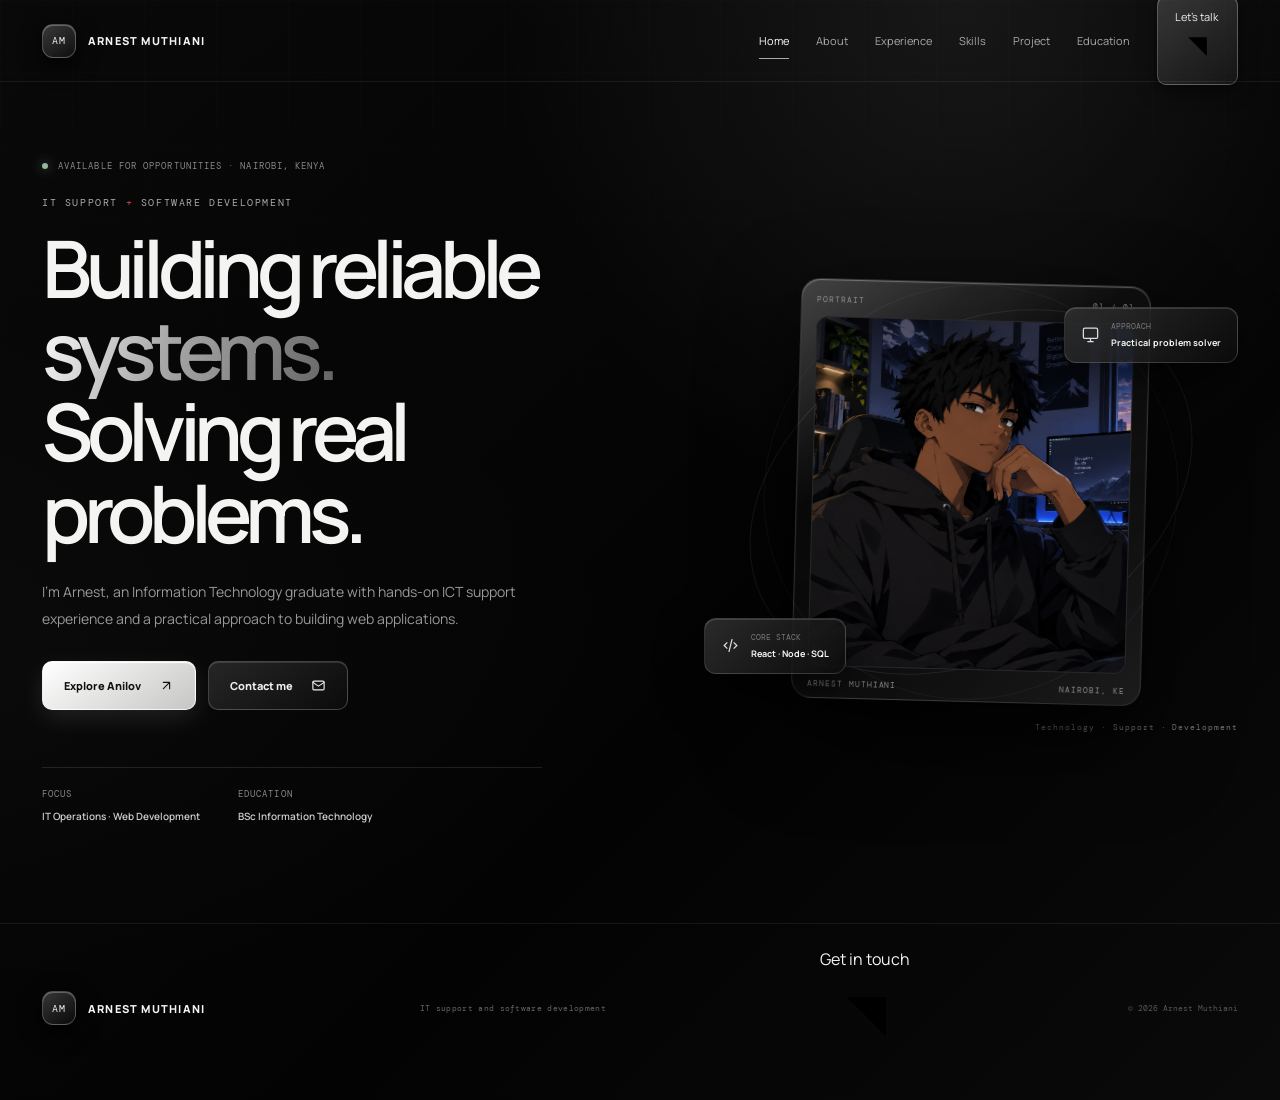
<file: index.html>
<!DOCTYPE html><html lang="en"><head><meta charset="UTF-8"><meta name="viewport" content="width=device-width, initial-scale=1"><meta name="theme-color" content="#050505"><meta name="description" content="IT Support & Software Development | Arnest Muthiani"><title>IT Support & Software Development | Arnest Muthiani</title><link rel="preconnect" href="https://fonts.googleapis.com"><link rel="preconnect" href="https://fonts.gstatic.com" crossorigin><link href="https://fonts.googleapis.com/css2?family=DM+Mono:wght@400;500&family=Manrope:wght@400;500;600;700;800&display=swap" rel="stylesheet"><link rel="stylesheet" href="styles.css"></head><body><header class="site-header"><a class="brand" href="index.html"><span class="brand-mark">AM</span><span>ARNEST MUTHIANI</span></a><button class="menu-toggle" aria-label="Toggle navigation" aria-expanded="false"><span></span><span></span></button><nav class="nav-links"><a href="index.html" class="active">Home</a><a href="about.html" class="">About</a><a href="experience.html" class="">Experience</a><a href="skills.html" class="">Skills</a><a href="project.html" class="">Project</a><a href="education.html" class="">Education</a><a class="nav-contact " href="contact.html">Let's talk <svg viewBox='0 0 24 24' aria-hidden='true'><path d='M7 17 17 7M7 7h10v10'/></svg></a></nav></header><main><section class="page"><div class="hero-layout"><div><p class="page-kicker"><span class="status-dot"></span> AVAILABLE FOR OPPORTUNITIES · NAIROBI, KENYA</p><p class="hero-kicker">IT SUPPORT <span>+</span> SOFTWARE DEVELOPMENT</p><h1 class="hero-title">Building reliable<br><span class="silver-text">systems.</span><br>Solving real problems.</h1><p class="hero-intro">I'm Arnest, an Information Technology graduate with hands-on ICT support experience and a practical approach to building web applications.</p><div class="hero-actions"><a class="button button-primary" href="project.html">Explore Anilov <svg viewBox='0 0 24 24' aria-hidden='true'><path d='M7 17 17 7M7 7h10v10'/></svg></a><a class="button button-secondary" href="contact.html">Contact me <svg viewBox='0 0 24 24' aria-hidden='true'><rect x='3' y='5' width='18' height='14' rx='2'/><path d='m3 7 9 6 9-6'/></svg></a></div><div class="hero-meta"><div><span class="meta-label">FOCUS</span><strong>IT Operations · Web Development</strong></div><div><span class="meta-label">EDUCATION</span><strong>BSc Information Technology</strong></div></div></div><div class="hero-visual"><div class="orbit"></div><div class="orbit second"></div><div class="portrait-card glass-card"><div class="portrait-top"><span>PORTRAIT</span><span>01 / 01</span></div><div class="portrait-placeholder has-image"><img src="images/portrait.png" alt="Arnest Muthiani" loading="lazy"></div><div class="portrait-bottom"><span>ARNEST MUTHIANI</span><span>NAIROBI, KE</span></div></div><div class="float-chip chip-top"><svg viewBox='0 0 24 24' aria-hidden='true'><rect x='3' y='4' width='18' height='13' rx='2'/><path d='M8 21h8M12 17v4'/></svg><span><small>APPROACH</small><b>Practical problem solver</b></span></div><div class="float-chip chip-bottom"><svg viewBox='0 0 24 24' aria-hidden='true'><path d='m8 8-4 4 4 4M16 8l4 4-4 4M14 4l-4 16'/></svg><span><small>CORE STACK</small><b>React · Node · SQL</b></span></div><div class="hero-note">Technology · Support · Development</div></div></div></section></main><footer class="site-footer"><a class="brand" href="index.html"><span class="brand-mark">AM</span><span>ARNEST MUTHIANI</span></a><span class="footer-note">IT support and software development</span><a href="contact.html">Get in touch <svg viewBox='0 0 24 24' aria-hidden='true'><path d='M7 17 17 7M7 7h10v10'/></svg></a><small>© <span class="year"></span> Arnest Muthiani</small></footer><script src="script.js"></script></body></html>
</file>
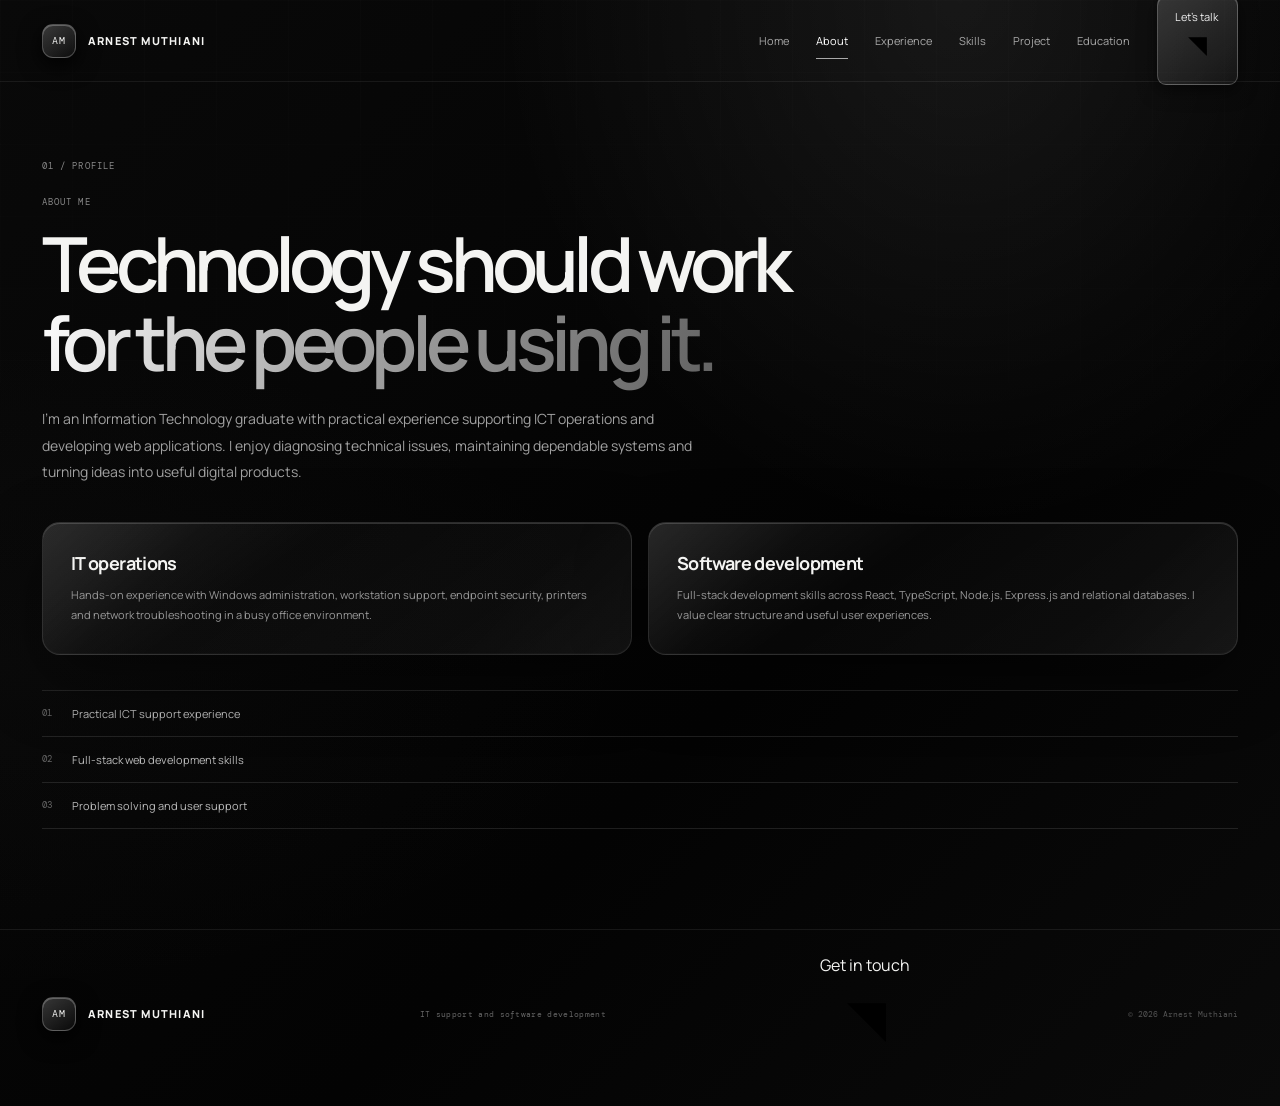
<file: about.html>
<!DOCTYPE html><html lang="en"><head><meta charset="UTF-8"><meta name="viewport" content="width=device-width, initial-scale=1"><meta name="theme-color" content="#050505"><meta name="description" content="About | Arnest Muthiani"><title>About | Arnest Muthiani</title><link rel="preconnect" href="https://fonts.googleapis.com"><link rel="preconnect" href="https://fonts.gstatic.com" crossorigin><link href="https://fonts.googleapis.com/css2?family=DM+Mono:wght@400;500&family=Manrope:wght@400;500;600;700;800&display=swap" rel="stylesheet"><link rel="stylesheet" href="styles.css"></head><body><header class="site-header"><a class="brand" href="index.html"><span class="brand-mark">AM</span><span>ARNEST MUTHIANI</span></a><button class="menu-toggle" aria-label="Toggle navigation" aria-expanded="false"><span></span><span></span></button><nav class="nav-links"><a href="index.html" class="">Home</a><a href="about.html" class="active">About</a><a href="experience.html" class="">Experience</a><a href="skills.html" class="">Skills</a><a href="project.html" class="">Project</a><a href="education.html" class="">Education</a><a class="nav-contact " href="contact.html">Let's talk <svg viewBox='0 0 24 24' aria-hidden='true'><path d='M7 17 17 7M7 7h10v10'/></svg></a></nav></header><main><section class="page"><p class="page-kicker">01 / PROFILE</p><div class="section-heading"><p class="section-overline">ABOUT ME</p><h1 class="page-title">Technology should work<br><span class="silver-text">for the people using it.</span></h1><p class="lead">I'm an Information Technology graduate with practical experience supporting ICT operations and developing web applications. I enjoy diagnosing technical issues, maintaining dependable systems and turning ideas into useful digital products.</p></div><div class="grid-two"><article class="glass-card card"><h3>IT operations</h3><p>Hands-on experience with Windows administration, workstation support, endpoint security, printers and network troubleshooting in a busy office environment.</p></article><article class="glass-card card"><h3>Software development</h3><p>Full-stack development skills across React, TypeScript, Node.js, Express.js and relational databases. I value clear structure and useful user experiences.</p></article></div><div class="facts"><div class="fact"><span>01</span>Practical ICT support experience</div><div class="fact"><span>02</span>Full-stack web development skills</div><div class="fact"><span>03</span>Problem solving and user support</div></div></section></main><footer class="site-footer"><a class="brand" href="index.html"><span class="brand-mark">AM</span><span>ARNEST MUTHIANI</span></a><span class="footer-note">IT support and software development</span><a href="contact.html">Get in touch <svg viewBox='0 0 24 24' aria-hidden='true'><path d='M7 17 17 7M7 7h10v10'/></svg></a><small>© <span class="year"></span> Arnest Muthiani</small></footer><script src="script.js"></script></body></html>
</file>
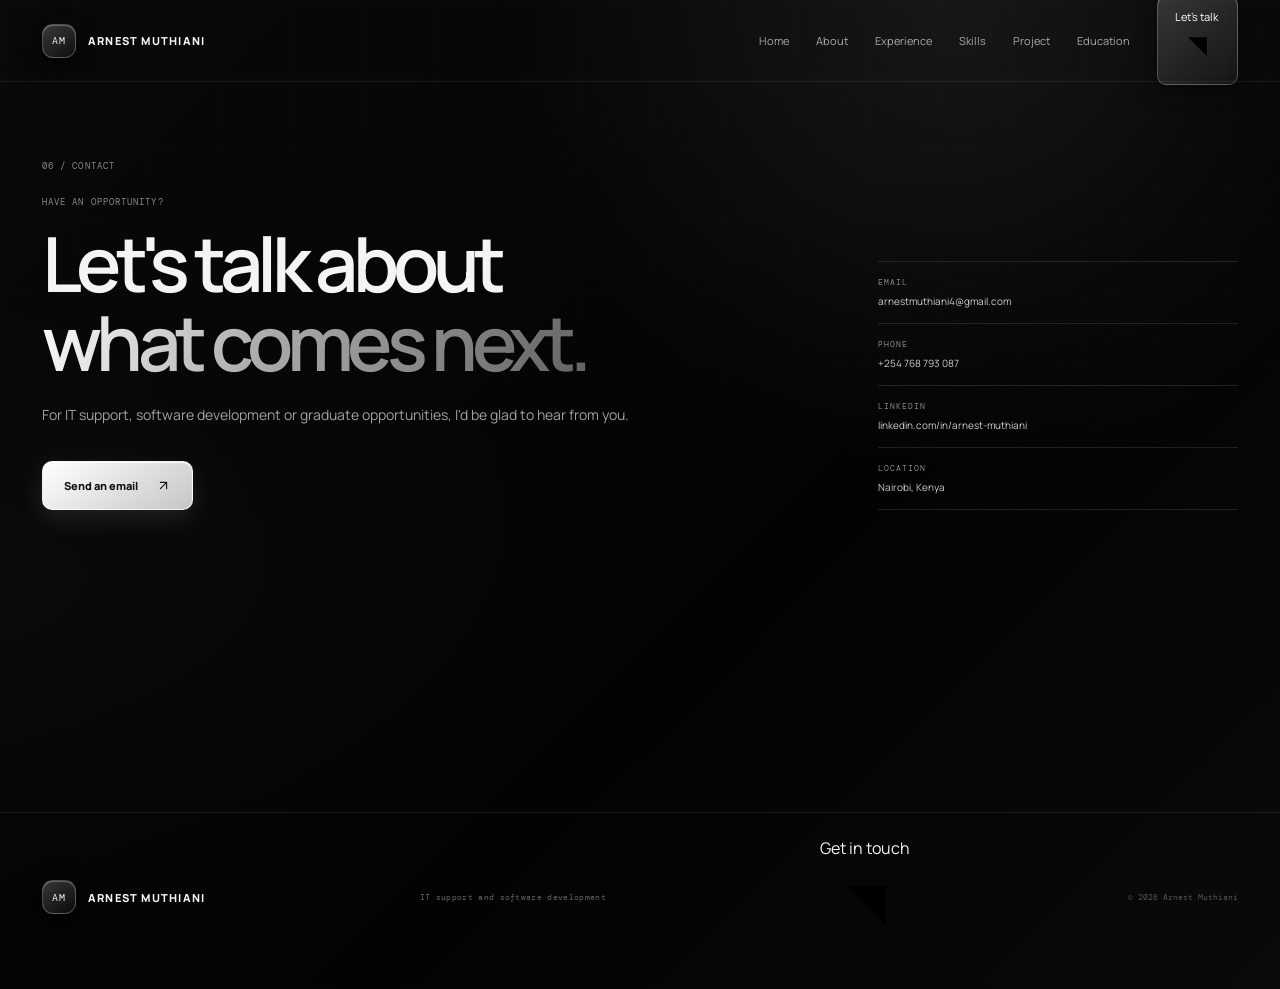
<file: contact.html>
<!DOCTYPE html><html lang="en"><head><meta charset="UTF-8"><meta name="viewport" content="width=device-width, initial-scale=1"><meta name="theme-color" content="#050505"><meta name="description" content="Contact | Arnest Muthiani"><title>Contact | Arnest Muthiani</title><link rel="preconnect" href="https://fonts.googleapis.com"><link rel="preconnect" href="https://fonts.gstatic.com" crossorigin><link href="https://fonts.googleapis.com/css2?family=DM+Mono:wght@400;500&family=Manrope:wght@400;500;600;700;800&display=swap" rel="stylesheet"><link rel="stylesheet" href="styles.css"></head><body><header class="site-header"><a class="brand" href="index.html"><span class="brand-mark">AM</span><span>ARNEST MUTHIANI</span></a><button class="menu-toggle" aria-label="Toggle navigation" aria-expanded="false"><span></span><span></span></button><nav class="nav-links"><a href="index.html" class="">Home</a><a href="about.html" class="">About</a><a href="experience.html" class="">Experience</a><a href="skills.html" class="">Skills</a><a href="project.html" class="">Project</a><a href="education.html" class="">Education</a><a class="nav-contact active" href="contact.html">Let's talk <svg viewBox='0 0 24 24' aria-hidden='true'><path d='M7 17 17 7M7 7h10v10'/></svg></a></nav></header><main><section class="page"><p class="page-kicker">06 / CONTACT</p><div class="contact-layout"><div><p class="section-overline">HAVE AN OPPORTUNITY?</p><h1>Let's talk about<br><span class="silver-text">what comes next.</span></h1><p class="lead">For IT support, software development or graduate opportunities, I'd be glad to hear from you.</p><a class="button button-primary" href="mailto:arnestmuthiani4@gmail.com">Send an email <svg viewBox='0 0 24 24' aria-hidden='true'><path d='M7 17 17 7M7 7h10v10'/></svg></a></div><div class="contact-details"><a href="mailto:arnestmuthiani4@gmail.com"><span>EMAIL</span>arnestmuthiani4@gmail.com</a><a href="tel:+254768793087"><span>PHONE</span>+254 768 793 087</a><a href="https://linkedin.com/in/arnest-muthiani" target="_blank" rel="noopener noreferrer"><span>LINKEDIN</span>linkedin.com/in/arnest-muthiani</a><div><span>LOCATION</span>Nairobi, Kenya</div></div></div></section></main><footer class="site-footer"><a class="brand" href="index.html"><span class="brand-mark">AM</span><span>ARNEST MUTHIANI</span></a><span class="footer-note">IT support and software development</span><a href="contact.html">Get in touch <svg viewBox='0 0 24 24' aria-hidden='true'><path d='M7 17 17 7M7 7h10v10'/></svg></a><small>© <span class="year"></span> Arnest Muthiani</small></footer><script src="script.js"></script></body></html>
</file>
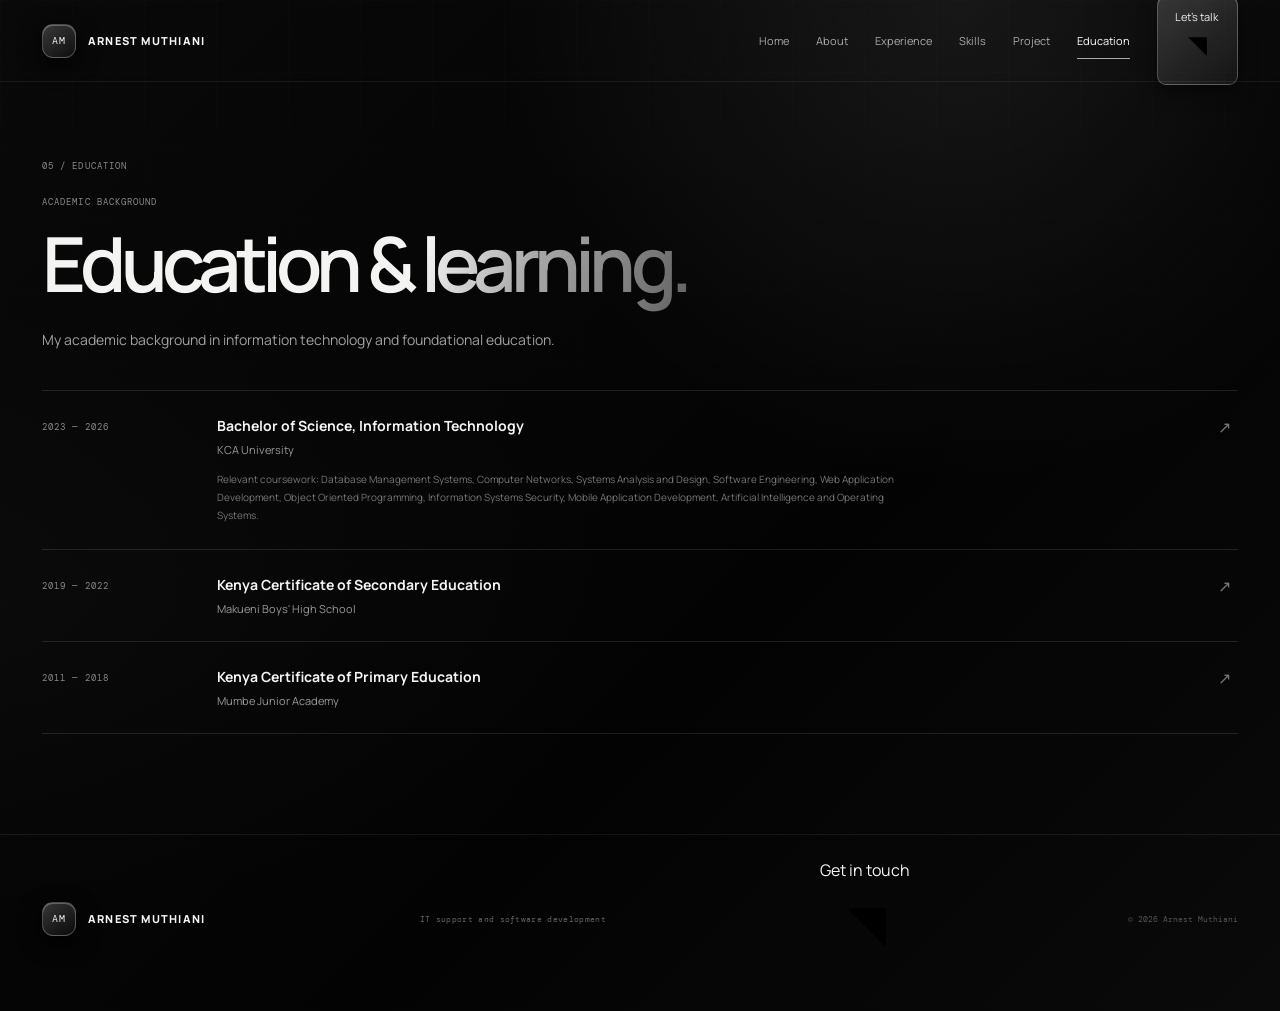
<file: education.html>
<!DOCTYPE html><html lang="en"><head><meta charset="UTF-8"><meta name="viewport" content="width=device-width, initial-scale=1"><meta name="theme-color" content="#050505"><meta name="description" content="Education | Arnest Muthiani"><title>Education | Arnest Muthiani</title><link rel="preconnect" href="https://fonts.googleapis.com"><link rel="preconnect" href="https://fonts.gstatic.com" crossorigin><link href="https://fonts.googleapis.com/css2?family=DM+Mono:wght@400;500&family=Manrope:wght@400;500;600;700;800&display=swap" rel="stylesheet"><link rel="stylesheet" href="styles.css"></head><body><header class="site-header"><a class="brand" href="index.html"><span class="brand-mark">AM</span><span>ARNEST MUTHIANI</span></a><button class="menu-toggle" aria-label="Toggle navigation" aria-expanded="false"><span></span><span></span></button><nav class="nav-links"><a href="index.html" class="">Home</a><a href="about.html" class="">About</a><a href="experience.html" class="">Experience</a><a href="skills.html" class="">Skills</a><a href="project.html" class="">Project</a><a href="education.html" class="active">Education</a><a class="nav-contact " href="contact.html">Let's talk <svg viewBox='0 0 24 24' aria-hidden='true'><path d='M7 17 17 7M7 7h10v10'/></svg></a></nav></header><main><section class="page"><p class="page-kicker">05 / EDUCATION</p><div class="section-heading"><p class="section-overline">ACADEMIC BACKGROUND</p><h1 class="page-title">Education & <span class="silver-text">learning.</span></h1><p class="lead">My academic background in information technology and foundational education.</p></div><div class="education-list"><article class="education-item"><div class="education-year">2023 — 2026</div><div><h3>Bachelor of Science, Information Technology</h3><p>KCA University</p><span class="education-detail">Relevant coursework: Database Management Systems, Computer Networks, Systems Analysis and Design, Software Engineering, Web Application Development, Object Oriented Programming, Information Systems Security, Mobile Application Development, Artificial Intelligence and Operating Systems.</span></div><span class="education-arrow">↗</span></article><article class="education-item"><div class="education-year">2019 — 2022</div><div><h3>Kenya Certificate of Secondary Education</h3><p>Makueni Boys' High School</p></div><span class="education-arrow">↗</span></article><article class="education-item"><div class="education-year">2011 — 2018</div><div><h3>Kenya Certificate of Primary Education</h3><p>Mumbe Junior Academy</p></div><span class="education-arrow">↗</span></article></div></section></main><footer class="site-footer"><a class="brand" href="index.html"><span class="brand-mark">AM</span><span>ARNEST MUTHIANI</span></a><span class="footer-note">IT support and software development</span><a href="contact.html">Get in touch <svg viewBox='0 0 24 24' aria-hidden='true'><path d='M7 17 17 7M7 7h10v10'/></svg></a><small>© <span class="year"></span> Arnest Muthiani</small></footer><script src="script.js"></script></body></html>
</file>
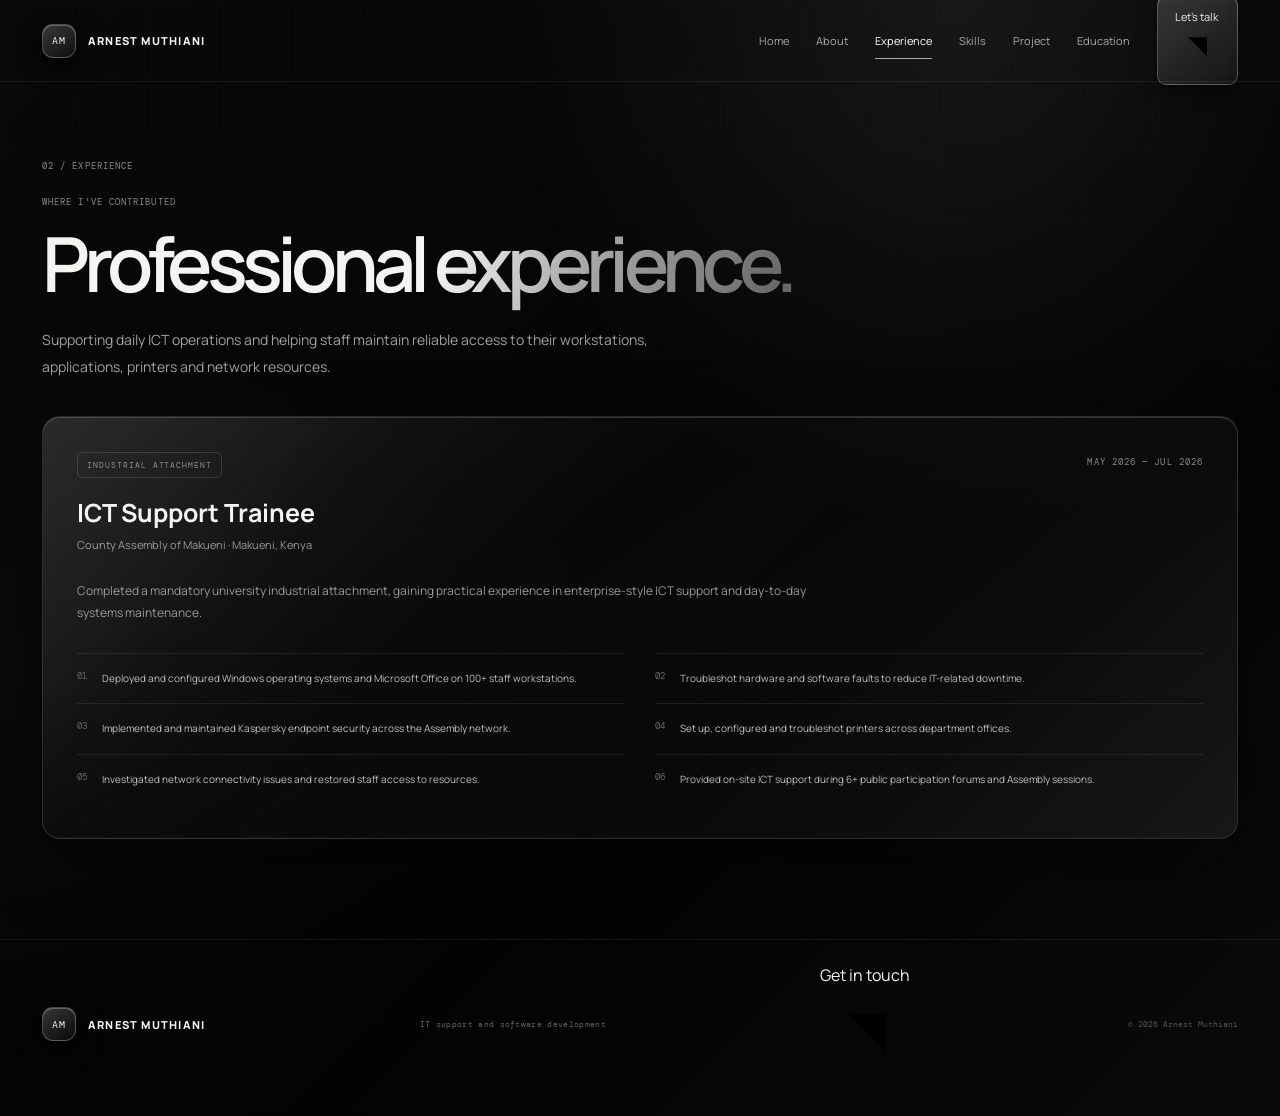
<file: experience.html>
<!DOCTYPE html><html lang="en"><head><meta charset="UTF-8"><meta name="viewport" content="width=device-width, initial-scale=1"><meta name="theme-color" content="#050505"><meta name="description" content="Experience | Arnest Muthiani"><title>Experience | Arnest Muthiani</title><link rel="preconnect" href="https://fonts.googleapis.com"><link rel="preconnect" href="https://fonts.gstatic.com" crossorigin><link href="https://fonts.googleapis.com/css2?family=DM+Mono:wght@400;500&family=Manrope:wght@400;500;600;700;800&display=swap" rel="stylesheet"><link rel="stylesheet" href="styles.css"></head><body><header class="site-header"><a class="brand" href="index.html"><span class="brand-mark">AM</span><span>ARNEST MUTHIANI</span></a><button class="menu-toggle" aria-label="Toggle navigation" aria-expanded="false"><span></span><span></span></button><nav class="nav-links"><a href="index.html" class="">Home</a><a href="about.html" class="">About</a><a href="experience.html" class="active">Experience</a><a href="skills.html" class="">Skills</a><a href="project.html" class="">Project</a><a href="education.html" class="">Education</a><a class="nav-contact " href="contact.html">Let's talk <svg viewBox='0 0 24 24' aria-hidden='true'><path d='M7 17 17 7M7 7h10v10'/></svg></a></nav></header><main><section class="page"><p class="page-kicker">02 / EXPERIENCE</p><div class="section-heading"><p class="section-overline">WHERE I'VE CONTRIBUTED</p><h1 class="page-title">Professional <span class="silver-text">experience.</span></h1><p class="lead">Supporting daily ICT operations and helping staff maintain reliable access to their workstations, applications, printers and network resources.</p></div><article class="glass-card experience-card"><div class="experience-top"><div><span class="tag">INDUSTRIAL ATTACHMENT</span><h3>ICT Support Trainee</h3><p class="company">County Assembly of Makueni · Makueni, Kenya</p></div><div class="date-block">MAY 2026 — JUL 2026</div></div><p class="experience-summary">Completed a mandatory university industrial attachment, gaining practical experience in enterprise-style ICT support and day-to-day systems maintenance.</p><div class="experience-points"><div class="experience-point"><span>01</span><p>Deployed and configured Windows operating systems and Microsoft Office on 100+ staff workstations.</p></div><div class="experience-point"><span>02</span><p>Troubleshot hardware and software faults to reduce IT-related downtime.</p></div><div class="experience-point"><span>03</span><p>Implemented and maintained Kaspersky endpoint security across the Assembly network.</p></div><div class="experience-point"><span>04</span><p>Set up, configured and troubleshot printers across department offices.</p></div><div class="experience-point"><span>05</span><p>Investigated network connectivity issues and restored staff access to resources.</p></div><div class="experience-point"><span>06</span><p>Provided on-site ICT support during 6+ public participation forums and Assembly sessions.</p></div></div></article></section></main><footer class="site-footer"><a class="brand" href="index.html"><span class="brand-mark">AM</span><span>ARNEST MUTHIANI</span></a><span class="footer-note">IT support and software development</span><a href="contact.html">Get in touch <svg viewBox='0 0 24 24' aria-hidden='true'><path d='M7 17 17 7M7 7h10v10'/></svg></a><small>© <span class="year"></span> Arnest Muthiani</small></footer><script src="script.js"></script></body></html>
</file>
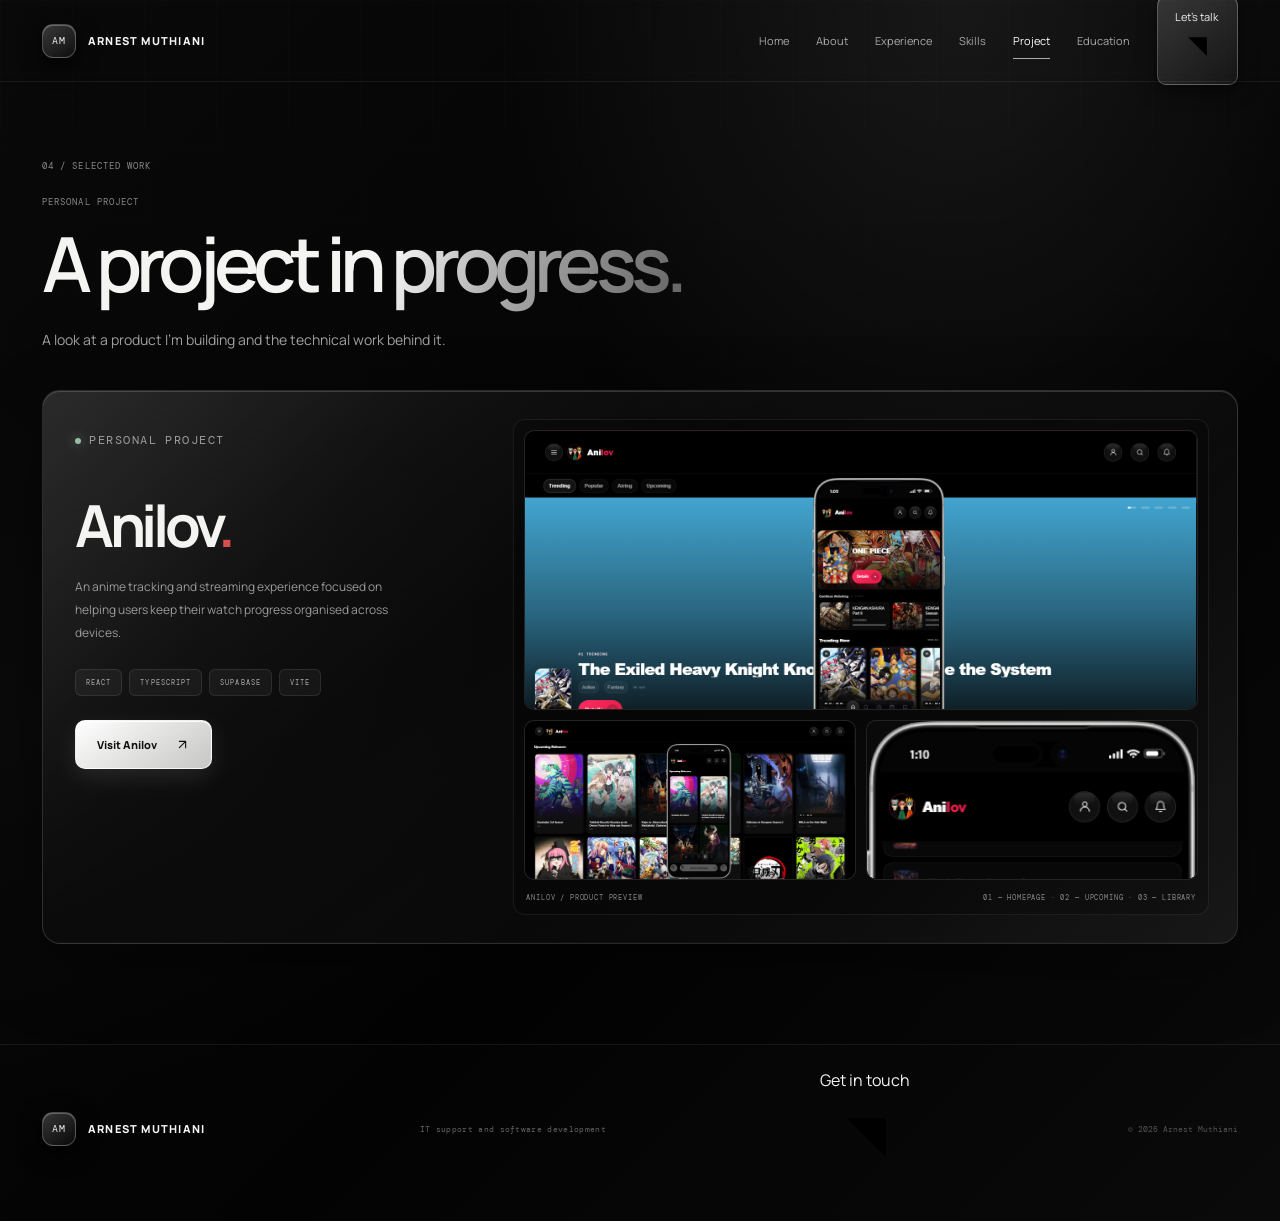
<file: project.html>
<!DOCTYPE html><html lang="en"><head><meta charset="UTF-8"><meta name="viewport" content="width=device-width, initial-scale=1"><meta name="theme-color" content="#050505"><meta name="description" content="Anilov Project | Arnest Muthiani"><title>Anilov Project | Arnest Muthiani</title><link rel="preconnect" href="https://fonts.googleapis.com"><link rel="preconnect" href="https://fonts.gstatic.com" crossorigin><link href="https://fonts.googleapis.com/css2?family=DM+Mono:wght@400;500&family=Manrope:wght@400;500;600;700;800&display=swap" rel="stylesheet"><link rel="stylesheet" href="styles.css"></head><body><header class="site-header"><a class="brand" href="index.html"><span class="brand-mark">AM</span><span>ARNEST MUTHIANI</span></a><button class="menu-toggle" aria-label="Toggle navigation" aria-expanded="false"><span></span><span></span></button><nav class="nav-links"><a href="index.html" class="">Home</a><a href="about.html" class="">About</a><a href="experience.html" class="">Experience</a><a href="skills.html" class="">Skills</a><a href="project.html" class="active">Project</a><a href="education.html" class="">Education</a><a class="nav-contact " href="contact.html">Let's talk <svg viewBox='0 0 24 24' aria-hidden='true'><path d='M7 17 17 7M7 7h10v10'/></svg></a></nav></header><main><section class="page"><p class="page-kicker">04 / SELECTED WORK</p><div class="section-heading"><p class="section-overline">PERSONAL PROJECT</p><h1 class="page-title">A project in <span class="silver-text">progress.</span></h1><p class="lead">A look at a product I'm building and the technical work behind it.</p></div><article class="glass-card project-layout"><div class="project-copy"><p class="project-label"><span class="status-dot"></span> PERSONAL PROJECT</p><h2>Anilov<span style="color:var(--red)">.</span></h2><p>An anime tracking and streaming experience focused on helping users keep their watch progress organised across devices.</p><div class="project-tech"><span>REACT</span><span>TYPESCRIPT</span><span>SUPABASE</span><span>VITE</span></div><a class="button button-primary" href="https://anilov.netlify.app" target="_blank" rel="noopener noreferrer">Visit Anilov <svg viewBox='0 0 24 24' aria-hidden='true'><path d='M7 17 17 7M7 7h10v10'/></svg></a></div><div class="project-media"><div class="image-slot main has-image"><img src="images/anilov-main.png" alt="Anilov homepage with featured anime and continue watching" loading="lazy"></div><div class="image-row"><div class="image-slot has-image"><img src="images/anilov-upcoming.png" alt="Anilov upcoming releases grid" loading="lazy"></div><div class="image-slot has-image"><img src="images/anilov-list.png" alt="Anilov watchlist and library view" loading="lazy"></div></div><div class="media-foot"><span>ANILOV / PRODUCT PREVIEW</span><span>01 — HOMEPAGE · 02 — UPCOMING · 03 — LIBRARY</span></div></div></article></section></main><footer class="site-footer"><a class="brand" href="index.html"><span class="brand-mark">AM</span><span>ARNEST MUTHIANI</span></a><span class="footer-note">IT support and software development</span><a href="contact.html">Get in touch <svg viewBox='0 0 24 24' aria-hidden='true'><path d='M7 17 17 7M7 7h10v10'/></svg></a><small>© <span class="year"></span> Arnest Muthiani</small></footer><script src="script.js"></script></body></html>
</file>
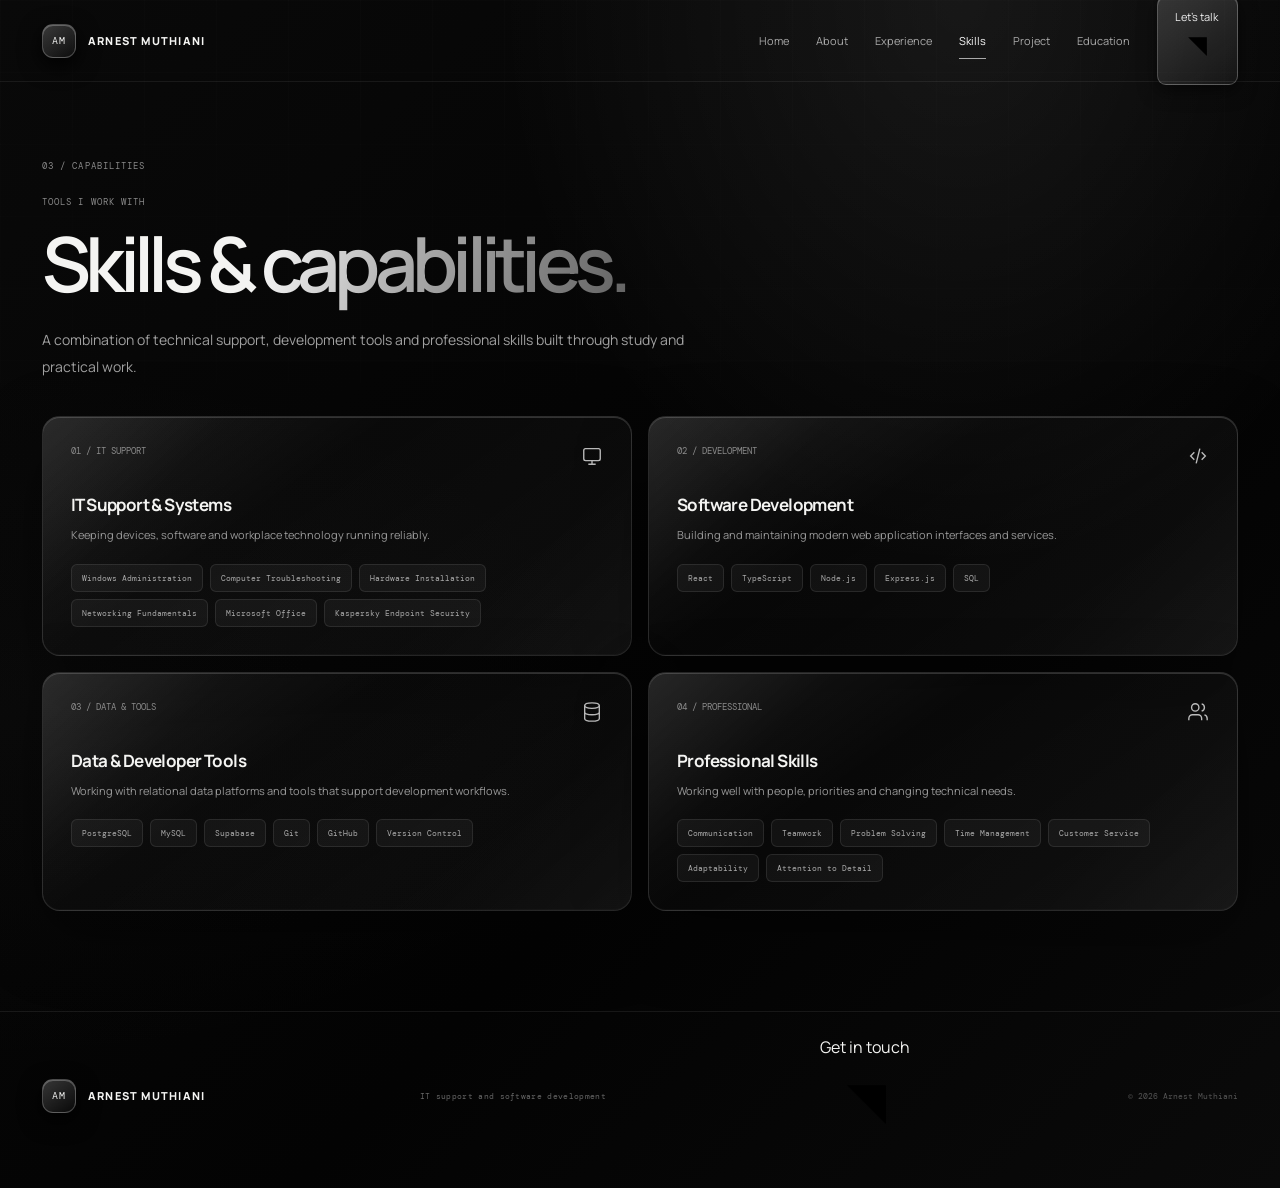
<file: skills.html>
<!DOCTYPE html><html lang="en"><head><meta charset="UTF-8"><meta name="viewport" content="width=device-width, initial-scale=1"><meta name="theme-color" content="#050505"><meta name="description" content="Skills | Arnest Muthiani"><title>Skills | Arnest Muthiani</title><link rel="preconnect" href="https://fonts.googleapis.com"><link rel="preconnect" href="https://fonts.gstatic.com" crossorigin><link href="https://fonts.googleapis.com/css2?family=DM+Mono:wght@400;500&family=Manrope:wght@400;500;600;700;800&display=swap" rel="stylesheet"><link rel="stylesheet" href="styles.css"></head><body><header class="site-header"><a class="brand" href="index.html"><span class="brand-mark">AM</span><span>ARNEST MUTHIANI</span></a><button class="menu-toggle" aria-label="Toggle navigation" aria-expanded="false"><span></span><span></span></button><nav class="nav-links"><a href="index.html" class="">Home</a><a href="about.html" class="">About</a><a href="experience.html" class="">Experience</a><a href="skills.html" class="active">Skills</a><a href="project.html" class="">Project</a><a href="education.html" class="">Education</a><a class="nav-contact " href="contact.html">Let's talk <svg viewBox='0 0 24 24' aria-hidden='true'><path d='M7 17 17 7M7 7h10v10'/></svg></a></nav></header><main><section class="page"><p class="page-kicker">03 / CAPABILITIES</p><div class="section-heading"><p class="section-overline">TOOLS I WORK WITH</p><h1 class="page-title">Skills & <span class="silver-text">capabilities.</span></h1><p class="lead">A combination of technical support, development tools and professional skills built through study and practical work.</p></div><div class="grid-two"><article class="glass-card card skill-card"><div class="skill-head"><span class="skill-num">01 / IT SUPPORT</span><svg viewBox='0 0 24 24' aria-hidden='true'><rect x='3' y='4' width='18' height='13' rx='2'/><path d='M8 21h8M12 17v4'/></svg></div><h3>IT Support & Systems</h3><p>Keeping devices, software and workplace technology running reliably.</p><div class="skill-tags"><span>Windows Administration</span><span>Computer Troubleshooting</span><span>Hardware Installation</span><span>Networking Fundamentals</span><span>Microsoft Office</span><span>Kaspersky Endpoint Security</span></div></article><article class="glass-card card skill-card"><div class="skill-head"><span class="skill-num">02 / DEVELOPMENT</span><svg viewBox='0 0 24 24' aria-hidden='true'><path d='m8 8-4 4 4 4M16 8l4 4-4 4M14 4l-4 16'/></svg></div><h3>Software Development</h3><p>Building and maintaining modern web application interfaces and services.</p><div class="skill-tags"><span>React</span><span>TypeScript</span><span>Node.js</span><span>Express.js</span><span>SQL</span></div></article><article class="glass-card card skill-card"><div class="skill-head"><span class="skill-num">03 / DATA & TOOLS</span><svg viewBox='0 0 24 24' aria-hidden='true'><ellipse cx='12' cy='5' rx='8' ry='3'/><path d='M4 5v14c0 1.7 3.6 3 8 3s8-1.3 8-3V5M4 12c0 1.7 3.6 3 8 3s8-1.3 8-3'/></svg></div><h3>Data & Developer Tools</h3><p>Working with relational data platforms and tools that support development workflows.</p><div class="skill-tags"><span>PostgreSQL</span><span>MySQL</span><span>Supabase</span><span>Git</span><span>GitHub</span><span>Version Control</span></div></article><article class="glass-card card skill-card"><div class="skill-head"><span class="skill-num">04 / PROFESSIONAL</span><svg viewBox='0 0 24 24' aria-hidden='true'><path d='M16 21v-2a4 4 0 0 0-4-4H6a4 4 0 0 0-4 4v2M9 11a4 4 0 1 0 0-8 4 4 0 0 0 0 8ZM22 21v-2a4 4 0 0 0-3-3.87M16 3.13a4 4 0 0 1 0 7.75'/></svg></div><h3>Professional Skills</h3><p>Working well with people, priorities and changing technical needs.</p><div class="skill-tags"><span>Communication</span><span>Teamwork</span><span>Problem Solving</span><span>Time Management</span><span>Customer Service</span><span>Adaptability</span><span>Attention to Detail</span></div></article></div></section></main><footer class="site-footer"><a class="brand" href="index.html"><span class="brand-mark">AM</span><span>ARNEST MUTHIANI</span></a><span class="footer-note">IT support and software development</span><a href="contact.html">Get in touch <svg viewBox='0 0 24 24' aria-hidden='true'><path d='M7 17 17 7M7 7h10v10'/></svg></a><small>© <span class="year"></span> Arnest Muthiani</small></footer><script src="script.js"></script></body></html>
</file>
<file: styles.css>
*{box-sizing:border-box}
:root{--bg:#050505;--white:#f4f4f2;--muted:#969696;--line:rgba(255,255,255,.11);--red:#d94b4b;--mono:"DM Mono",monospace;--sans:"Manrope",sans-serif}
html{scroll-behavior:smooth}
body{margin:0;min-height:100vh;background:radial-gradient(ellipse at 75% 0%,rgba(255,255,255,.075),transparent 34%),radial-gradient(ellipse at 0% 60%,rgba(100,100,100,.045),transparent 35%),linear-gradient(135deg,#090909,#030303 60%,#0a0a0a);color:var(--white);font-family:var(--sans);overflow-x:hidden}
body:before{content:"";position:fixed;inset:0;pointer-events:none;z-index:-1;background-image:linear-gradient(rgba(255,255,255,.012) 1px,transparent 1px),linear-gradient(90deg,rgba(255,255,255,.012) 1px,transparent 1px);background-size:72px 72px;mask-image:linear-gradient(to bottom,black,transparent 85%)}
a{color:inherit;text-decoration:none}
button,a{ -webkit-tap-highlight-color:transparent}
.site-header{height:82px;max-width:1320px;margin:auto;padding:0 42px;display:flex;align-items:center;justify-content:space-between;border-bottom:1px solid rgba(255,255,255,.07);position:relative;z-index:10}
.brand{display:flex;align-items:center;gap:12px;font-size:11px;font-weight:800;letter-spacing:.11em}
.brand-mark{width:34px;height:34px;border:1px solid rgba(255,255,255,.23);border-radius:11px;display:grid;place-items:center;font:10px var(--mono);background:linear-gradient(145deg,rgba(255,255,255,.2),rgba(255,255,255,.025));box-shadow:inset 0 1px rgba(255,255,255,.25),0 7px 22px #000}
.nav-links{display:flex;align-items:center;gap:27px;font-size:11px;color:#aaa}
.nav-links a{padding:10px 0;transition:color .2s,border-color .2s}
.nav-links a:hover,.nav-links a.active{color:#fff}
.nav-links a.active:not(.nav-contact){border-bottom:1px solid #aaa}
.nav-links .nav-contact{padding:12px 17px;border:1px solid rgba(255,255,255,.23);border-radius:9px;color:#eee;background:linear-gradient(145deg,rgba(255,255,255,.17),rgba(255,255,255,.045));box-shadow:inset 0 1px rgba(255,255,255,.18),0 6px 18px #0008}
.nav-contact span{margin-left:12px}
.menu-toggle{display:none}
main{max-width:1320px;margin:auto;padding:0 42px}
.page{min-height:calc(100vh - 170px);padding:78px 0 100px;animation:pageIn .45s ease both}
@keyframes pageIn{from{opacity:0;transform:translateY(9px)}to{opacity:1;transform:translateY(0)}}
.page-kicker,.section-index,.section-overline,.meta-label,.date-block,.tag,.project-label,.project-tech,.media-foot,.portrait-top,.portrait-bottom,.education-year,.contact-details span,.footer-note{font:9px var(--mono);letter-spacing:.12em;color:#888}
.page-kicker{display:flex;align-items:center;gap:10px;margin:0 0 24px}
.status-dot{width:6px;height:6px;border-radius:50%;background:#91b99c;box-shadow:0 0 12px rgba(145,185,156,.7);display:inline-block}
h1,h2,h3,p{margin-top:0}
.page-title{font-size:clamp(43px,6vw,76px);line-height:1.04;letter-spacing:-.075em;font-weight:600;margin:0 0 24px}
.silver-text{background:linear-gradient(110deg,#fff 0%,#aaa 42%,#626262 100%);-webkit-background-clip:text;background-clip:text;color:transparent}
.lead{font-size:14px;line-height:1.9;color:#a1a1a1;max-width:680px;margin:0 0 32px}
.button{display:inline-flex;align-items:center;justify-content:center;gap:18px;min-height:49px;padding:0 21px;font-size:11px;font-weight:800;border-radius:10px;transition:transform .2s,box-shadow .2s,background .2s;border:1px solid transparent}
.button:hover{transform:translateY(-3px);box-shadow:0 15px 34px rgba(0,0,0,.55)}
.button-primary{color:#111;background:linear-gradient(145deg,#fff,#c6c6c4);border-color:rgba(255,255,255,.65);box-shadow:inset 0 1px 1px #fff,0 8px 24px rgba(255,255,255,.1)}
.button-secondary{color:#eee;border-color:rgba(255,255,255,.2);background:linear-gradient(145deg,rgba(255,255,255,.12),rgba(255,255,255,.025));box-shadow:inset 0 1px rgba(255,255,255,.12)}
.button svg,.icon-link svg{width:15px;height:15px;stroke:currentColor;fill:none;stroke-width:1.8;stroke-linecap:round;stroke-linejoin:round}
.text-link{font-size:11px;color:#aaa;display:inline-flex;gap:9px;align-items:center}
.text-link:hover{color:#fff}
.glass-card{position:relative;overflow:hidden;border:1px solid rgba(255,255,255,.12);border-radius:18px;background:linear-gradient(145deg,rgba(255,255,255,.085),rgba(255,255,255,.018) 38%,rgba(255,255,255,.045));box-shadow:inset 0 1px rgba(255,255,255,.16),inset 0 -1px rgba(255,255,255,.025),0 24px 70px rgba(0,0,0,.38);backdrop-filter:blur(24px);-webkit-backdrop-filter:blur(24px)}
.glass-card:before{content:"";position:absolute;inset:0;border-radius:inherit;pointer-events:none;background:linear-gradient(135deg,rgba(255,255,255,.09),transparent 23%,transparent 75%,rgba(255,255,255,.035));opacity:.7}
.grid-two{display:grid;grid-template-columns:1fr 1fr;gap:16px}
.card{padding:28px}
.card h3{font-size:18px;margin:0 0 10px;letter-spacing:-.035em}
.card p{font-size:11px;line-height:1.85;color:#999;margin:0}
.hero-layout{display:grid;grid-template-columns:1.08fr .92fr;align-items:center;gap:35px;min-height:610px}
.hero-kicker{font:10px var(--mono);letter-spacing:.16em;color:#aaa;margin-bottom:18px}
.hero-kicker span{color:var(--red)}
.hero-title{font-size:clamp(49px,6.2vw,84px);line-height:1.03;letter-spacing:-.08em;font-weight:600;margin:0}
.hero-intro{font-size:14px;line-height:1.9;color:#999;max-width:480px;margin:25px 0 29px}
.hero-actions{display:flex;gap:12px;flex-wrap:wrap}
.hero-meta{display:flex;gap:38px;margin-top:57px;padding-top:20px;border-top:1px solid var(--line);max-width:500px}
.hero-meta div{display:flex;flex-direction:column;gap:9px}
.hero-meta strong{font-size:10px;font-weight:600;color:#ccc}
.hero-visual{height:480px;position:relative;display:grid;place-items:center}
.portrait-card{width:min(350px,78%);height:420px;padding:15px;border-radius:20px;transform:rotate(1.5deg);background:linear-gradient(145deg,rgba(255,255,255,.18),rgba(255,255,255,.025) 35%,rgba(255,255,255,.065));box-shadow:inset 0 1px 1px rgba(255,255,255,.3),0 35px 90px rgba(0,0,0,.8);backdrop-filter:blur(24px);position:relative;z-index:2}
.portrait-top,.portrait-bottom{display:flex;justify-content:space-between;font-size:8px}
.portrait-placeholder{height:350px;margin:12px 0;background:radial-gradient(ellipse at 50% 36%,rgba(255,255,255,.09),transparent 42%),linear-gradient(145deg,#171717,#090909 55%,#111);border:1px dashed rgba(255,255,255,.2);border-radius:12px;display:flex;align-items:center;justify-content:center;flex-direction:column;gap:12px;color:#777;overflow:hidden;position:relative}
.portrait-placeholder.has-image{border-style:solid;border-color:rgba(255,255,255,.12);padding:0;background:#0a0a0a}
.portrait-placeholder.has-image img{width:100%;height:100%;object-fit:cover;object-position:center top;display:block;border-radius:11px}
.portrait-placeholder svg{width:75px;height:75px;stroke:#777;fill:none;stroke-width:1.1;opacity:.65}
.portrait-placeholder b{font:9px var(--mono);letter-spacing:.13em;font-weight:400}
.portrait-placeholder small{font-size:9px;color:#555}
.orbit{position:absolute;border:1px solid rgba(255,255,255,.075);border-radius:50%;width:470px;height:330px;transform:rotate(-28deg)}
.orbit.second{width:410px;height:420px;transform:rotate(43deg);border-color:rgba(255,255,255,.04)}
.float-chip{position:absolute;z-index:3;display:flex;gap:11px;align-items:center;padding:13px 16px;border:1px solid rgba(255,255,255,.14);border-radius:12px;background:linear-gradient(135deg,rgba(48,48,48,.88),rgba(12,12,12,.78));box-shadow:inset 0 1px rgba(255,255,255,.14),0 18px 45px #0009;backdrop-filter:blur(20px)}
.float-chip svg{width:19px;height:19px;stroke:#ddd;fill:none;stroke-width:1.6}
.float-chip span{display:flex;flex-direction:column;gap:5px}
.float-chip small{font:8px var(--mono);color:#777}
.float-chip b{font-size:9px}
.chip-top{top:55px;right:0}.chip-bottom{bottom:58px;left:0}
.hero-note{position:absolute;bottom:0;right:0;font:8px var(--mono);letter-spacing:.12em;color:#777}
.section-heading{margin-bottom:36px}
.section-heading h2{font-size:clamp(34px,4.5vw,55px);letter-spacing:-.06em;font-weight:500;margin:0}
.section-overline{margin:0 0 16px}
.facts{margin-top:35px;border-top:1px solid var(--line)}
.fact{display:flex;align-items:center;gap:20px;padding:15px 0;border-bottom:1px solid var(--line);font-size:11px;color:#bbb}
.fact span{font:9px var(--mono);color:#666}
.experience-card{padding:34px}
.experience-top{display:flex;justify-content:space-between;gap:20px}
.tag{display:inline-block;padding:7px 9px;border:1px solid rgba(255,255,255,.13);border-radius:5px;font-size:8px}
.experience-top h3{font-size:25px;margin:17px 0 7px}
.company{font-size:11px;color:#999;margin:0}
.date-block{white-space:nowrap;padding-top:5px}
.experience-summary{font-size:12px;color:#999;line-height:1.85;max-width:760px;margin:28px 0}
.experience-points{display:grid;grid-template-columns:1fr 1fr;gap:0 30px}
.experience-point{display:flex;gap:15px;padding:16px 0;border-top:1px solid rgba(255,255,255,.08)}
.experience-point>span{font:9px var(--mono);color:#666}
.experience-point p{font-size:10px;color:#c0c0c0;line-height:1.75;margin:0}
.skill-card{min-height:230px}
.skill-head{display:flex;justify-content:space-between;color:#888;margin-bottom:26px}
.skill-head svg{width:22px;height:22px;stroke:#bbb;fill:none;stroke-width:1.5}
.skill-num{font:9px var(--mono)}
.skill-card h3{font-size:17px;margin:0 0 9px}
.skill-card p{margin-bottom:18px}
.skill-tags{display:flex;flex-wrap:wrap;gap:7px}
.skill-tags span,.project-tech span{font:8px var(--mono);color:#aaa;background:rgba(255,255,255,.045);border:1px solid rgba(255,255,255,.09);padding:8px 10px;border-radius:6px}
.project-layout{display:grid;grid-template-columns:.75fr 1.25fr;gap:25px;padding:28px}
.project-copy{padding:10px 0 10px 4px}
.project-copy h2{font-size:58px;letter-spacing:-.075em;margin:34px 0 12px}
.project-copy p{font-size:12px;line-height:1.9;color:#999;max-width:340px}
.project-tech{display:flex;flex-wrap:wrap;gap:7px;margin:24px 0}
.project-tech span{font-size:7px}
.project-media{padding:10px;background:rgba(0,0,0,.25);border:1px solid rgba(255,255,255,.07);border-radius:12px}
.image-slot{min-height:125px;border:1px dashed rgba(255,255,255,.2);border-radius:10px;background:linear-gradient(145deg,rgba(255,255,255,.06),rgba(255,255,255,.012));display:flex;align-items:center;justify-content:center;flex-direction:column;gap:8px;color:#777;overflow:hidden;position:relative}
.image-slot.main{height:235px}
.image-slot.has-image{border-style:solid;border-color:rgba(255,255,255,.1);padding:0;background:#0a0a0a}
.image-slot.has-image img{width:100%;height:100%;object-fit:cover;object-position:center top;display:block;border-radius:9px}
.image-slot.main.has-image{height:280px}
.image-slot:not(.main).has-image{min-height:160px;height:160px}
.image-slot svg{width:23px;height:23px;stroke:#999;fill:none;stroke-width:1.5}
.image-slot b{font:8px var(--mono);letter-spacing:.1em;font-weight:400}
.image-slot small{font-size:8px;color:#555}
.image-row{display:grid;grid-template-columns:1fr 1fr;gap:10px;margin-top:10px}
.media-foot{display:flex;justify-content:space-between;padding:13px 2px 2px;font-size:7px}
.education-list{border-top:1px solid var(--line)}
.education-item{display:grid;grid-template-columns:150px 1fr 20px;gap:25px;padding:25px 0;border-bottom:1px solid var(--line)}
.education-year{padding-top:5px}
.education-item h3{font-size:14px;margin:0 0 7px}
.education-item p{font-size:11px;color:#999;margin:0}
.education-detail{font-size:10px;line-height:1.8;color:#777;display:block;margin-top:13px;max-width:680px}
.education-arrow{color:#777}
.contact-layout{display:grid;grid-template-columns:1fr 360px;gap:50px;align-items:end}
.contact-layout h1{font-size:clamp(45px,6vw,76px);line-height:1.04;letter-spacing:-.075em;font-weight:600;margin:0 0 20px}
.contact-details{border-top:1px solid var(--line)}
.contact-details a,.contact-details>div{font-size:10px;color:#ccc;padding:15px 0;border-bottom:1px solid var(--line);display:flex;flex-direction:column;gap:7px;overflow-wrap:anywhere}
.contact-details span{font-size:8px}
.site-footer{max-width:1320px;margin:auto;padding:24px 42px 32px;border-top:1px solid rgba(255,255,255,.08);display:flex;align-items:center;justify-content:space-between;gap:20px}
.footer-note{font-size:8px;letter-spacing:.04em;color:#666}
.site-footer small{font:8px var(--mono);color:#555}
@media(max-width:900px){.site-header{padding:0 25px}.nav-links{gap:15px}main{padding:0 25px}.hero-layout{grid-template-columns:1fr .8fr}.hero-title{font-size:clamp(45px,6vw,66px)}.contact-layout{grid-template-columns:1fr 300px;gap:30px}}
@media(max-width:680px){.site-header{height:70px;padding:0 20px}.menu-toggle{display:flex;flex-direction:column;gap:5px;background:none;border:0;padding:10px}.menu-toggle span{width:21px;height:1px;background:#eee}.nav-links{display:none;position:absolute;top:69px;left:0;right:0;background:rgba(8,8,8,.97);backdrop-filter:blur(22px);padding:17px 20px 22px;flex-direction:column;align-items:stretch;border-bottom:1px solid var(--line)}.nav-links.open{display:flex}.nav-links a{padding:11px 0}.nav-links .nav-contact{padding:12px 14px}.nav-links a.active:not(.nav-contact){border:0;color:#fff}main{padding:0 20px}.page{padding:58px 0 75px;min-height:calc(100vh - 150px)}.hero-layout{display:flex;flex-direction:column;align-items:stretch;gap:30px;padding-top:10px}.hero-title{font-size:clamp(48px,13vw,68px)}.hero-intro{font-size:12px}.hero-meta{gap:20px;margin-top:40px}.hero-meta strong{font-size:8px}.hero-visual{height:410px}.portrait-card{height:365px;width:270px}.portrait-placeholder{height:295px}.chip-top{right:0;top:35px}.chip-bottom{left:0;bottom:35px}.float-chip{padding:10px 12px}.float-chip b{font-size:8px}.orbit{width:340px;height:240px}.orbit.second{width:300px;height:330px}.hero-note{font-size:6px}.page-title{font-size:47px}.grid-two{grid-template-columns:1fr}.card{padding:23px}.experience-card{padding:22px 18px}.experience-top{flex-direction:column}.date-block{order:-1}.experience-top h3{font-size:22px}.experience-points{grid-template-columns:1fr}.project-layout{grid-template-columns:1fr;padding:18px;gap:20px}.project-copy h2{font-size:50px;margin:22px 0 12px}.image-slot.main{height:180px}.image-slot.main.has-image{height:220px}.image-slot:not(.main).has-image{min-height:120px;height:120px}.education-item{grid-template-columns:95px 1fr 12px;gap:12px}.education-year{font-size:7px}.education-item h3{font-size:12px;line-height:1.5}.education-item p{font-size:10px}.education-detail{font-size:9px}.contact-layout{grid-template-columns:1fr;gap:40px}.contact-layout h1{font-size:49px}.site-footer{padding:22px 20px 28px;flex-wrap:wrap}.footer-note{display:none}.site-footer small{margin-left:auto}.brand{font-size:9px}}
</file>
